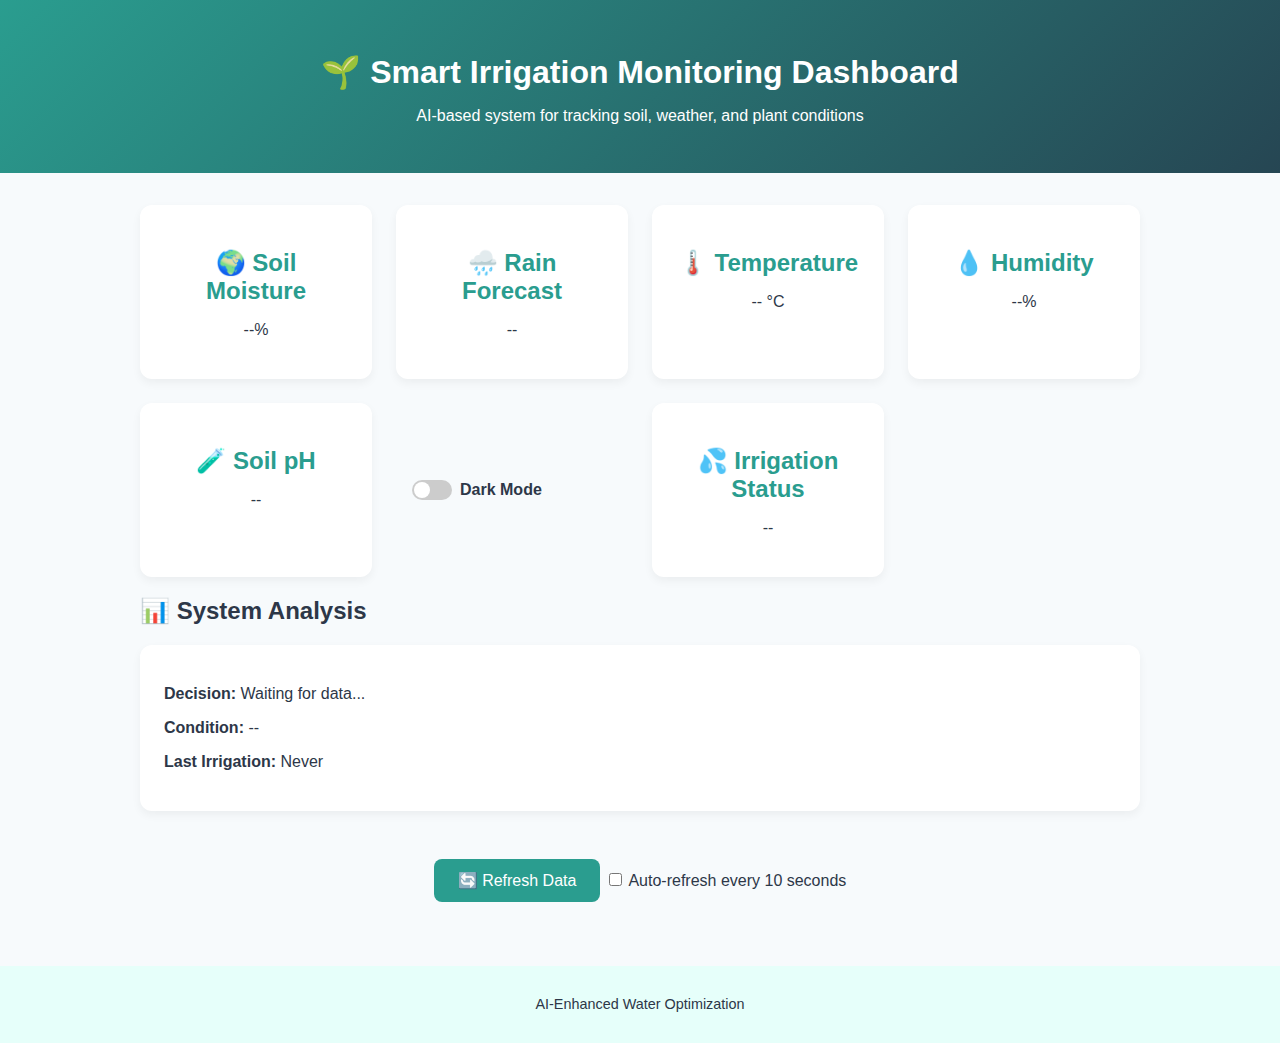
<file: index.html>
<!DOCTYPE html>
<html lang="en">
<head>
  <meta charset="UTF-8" />
  <meta name="viewport" content="width=device-width, initial-scale=1" />
  <title>Smart Irrigation Monitoring</title>
  <link rel="stylesheet" href="style.css" />
</head>
<body>
  <header>
    <h1>🌱 Smart Irrigation Monitoring Dashboard</h1>
    <p>AI-based system for tracking soil, weather, and plant conditions</p>
  </header>

  <main>
    <section class="grid">
      <div class="card" id="moisture-card" title="Soil moisture percentage. Ideal range: 40-70%">
        <h2>🌍 Soil Moisture</h2>
        <p><span id="moisture">--</span>%</p>
      </div>

      <div class="card" id="rain-card" title="Is rain expected soon?">
        <h2>🌧️ Rain Forecast</h2>
        <p><span id="rain">--</span></p>
      </div>

      <div class="card" id="temp-card" title="Current temperature in °C">
        <h2>🌡️ Temperature</h2>
        <p><span id="temp">--</span> °C</p>
      </div>

      <div class="card" id="humidity-card" title="Relative humidity percentage">
        <h2>💧 Humidity</h2>
        <p><span id="humidity">--</span>%</p>
      </div>

      <div class="card" id="ph-card" title="Soil pH level (ideal: 6.0 - 7.5)">
        <h2>🧪 Soil pH</h2>
        <p><span id="ph">--</span></p>
      </div>
      <label class="switch">
  <input type="checkbox" id="dark-mode-toggle" />
  <span class="slider round"></span>
  Dark Mode
</label>

      <div class="card" id="status-card" title="Current irrigation status">
        <h2>💦 Irrigation Status</h2>
        <p id="status">--</p>
      </div>
      
    </section>

    <section>
      <h2>📊 System Analysis</h2>
      <div class="card analysis">
        <p><b>Decision:</b> <span id="decision">Waiting for data...</span></p>
        <p><b>Condition:</b> <span id="condition">--</span></p>
        <p><b>Last Irrigation:</b> <span id="last-irrigation">Never</span></p>
      </div>
    </section>

    <div class="center">
      <button onclick="simulate()">🔄 Refresh Data</button>
      <label>
        <input type="checkbox" id="auto-refresh" />
        Auto-refresh every 10 seconds
      </label>
    </div>
  </main>

  <footer>
    <p>AI-Enhanced Water Optimization</p>
  </footer>

  <script src="script.js"></script>
</body>
</html>
</file>
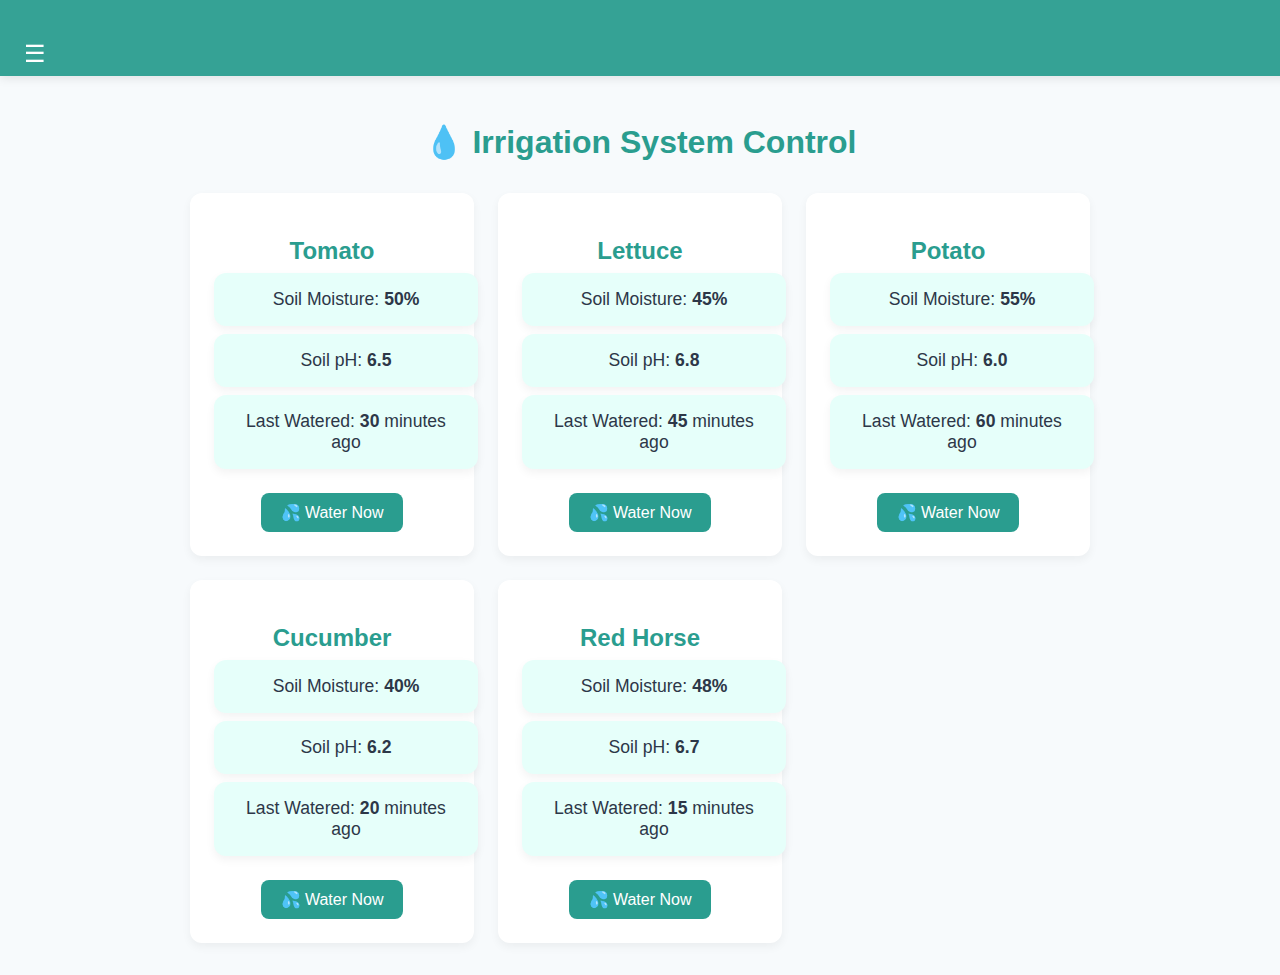
<file: Sub.html>
<!DOCTYPE html>
<html lang="en">
<head>
  <meta charset="UTF-8" />
  <meta name="viewport" content="width=device-width, initial-scale=1" />
  <title>Irrigation System</title>
  <link rel="stylesheet" href="style.css" />
  <style>
    /* Keep your existing Sub.html styles here */
    main {
      max-width: 900px;
      margin: 2rem auto;
      padding: 0 1rem;
      padding-top: 70px; /* for fixed nav */
    }

    h1 {
      text-align: center;
      color: #2a9d8f;
    }

    .plants-grid {
      display: grid;
      grid-template-columns: repeat(auto-fit, minmax(280px, 1fr));
      gap: 1.5rem;
      margin-top: 2rem;
    }

    .plant-card {
      background: white;
      border-radius: 12px;
      padding: 1.5rem;
      box-shadow: 0 4px 10px rgba(0,0,0,0.05);
      text-align: center;
      transition: background-color 0.3s ease;
    }

    .plant-card h2 {
      margin-bottom: 0.5rem;
      color: #2a9d8f;
    }

    .plant-info {
      font-size: 1.1rem;
      margin: 0.5rem 0;
    }

    .water-btn {
      margin-top: 1rem;
      padding: 10px 20px;
      background: #2a9d8f;
      color: white;
      border: none;
      border-radius: 8px;
      cursor: pointer;
      font-size: 1rem;
      transition: background-color 0.3s ease;
    }

    .water-btn:hover {
      background: #21867a;
    }

    body.dark-mode .plant-card {
      background: #1e293b;
      box-shadow: 0 4px 10px rgba(255, 255, 255, 0.1);
      color: #e0e0e0;
    }

    body.dark-mode .plant-card h2 {
      color: #38bdf8;
    }

    body.dark-mode .water-btn {
      background: #0f766e;
      color: #a5f3fc;
    }

    body.dark-mode .water-btn:hover {
      background: #115e59;
    }

    /* Dropdown menu styles (same as index.html) */
    .top-nav {
      position: fixed;
      top: 0;
      left: 0;
      width: 100%;
      background: rgba(42, 157, 143, 0.95);
      backdrop-filter: blur(10px);
      display: flex;
      align-items: center;
      padding: 0.5rem 1rem;
      box-shadow: 0 2px 10px rgba(0,0,0,0.1);
      z-index: 1000;
      height: 60px;
    }

    .nav-left {
      display: flex;
      align-items: center;
    }

    #menu-btn {
      background: none;
      border: none;
      font-size: 1.5rem;
      color: white;
      cursor: pointer;
      padding: 0.5rem;
      border-radius: 4px;
      transition: background-color 0.3s;
    }

    #menu-btn:hover,
    #menu-btn:focus {
      background-color: rgba(255, 255, 255, 0.2);
      outline: none;
    }

    .dropdown {
      display: none;
      position: absolute;
      top: 60px;
      left: 1rem;
      background-color: rgba(42, 157, 143, 0.95);
      border-radius: 8px;
      box-shadow: 0 4px 12px rgba(0,0,0,0.15);
      padding: 1rem;
      min-width: 180px;
      flex-direction: column;
      gap: 1rem;
      z-index: 1001;
    }

    .dropdown.show {
      display: flex;
    }

    .dropdown a {
      color: white;
      text-decoration: none;
      font-weight: 600;
      font-size: 1rem;
      padding: 0.3rem 0;
      border-radius: 4px;
      transition: background-color 0.3s;
    }

    .dropdown a:hover,
    .dropdown a:focus {
      background-color: rgba(255, 255, 255, 0.2);
      outline: none;
    }

    .dropdown a.active {
      text-decoration: underline;
    }

    .switch.menu-dark-mode {
      display: flex;
      align-items: center;
      cursor: pointer;
      font-weight: 600;
      font-size: 1rem;
      color: white;
      user-select: none;
      gap: 0.5rem;
    }

    .switch.menu-dark-mode input {
      display: none;
    }

    .switch.menu-dark-mode .slider {
      position: relative;
      width: 40px;
      height: 20px;
      background-color: #ccc;
      border-radius: 34px;
      transition: background-color 0.3s;
    }

    .switch.menu-dark-mode .slider::before {
      content: "";
      position: absolute;
      height: 16px;
      width: 16px;
      left: 2px;
      bottom: 2px;
      background-color: white;
      border-radius: 50%;
      transition: transform 0.3s;
    }

    .switch.menu-dark-mode input:checked + .slider {
      background-color: #2a9d8f;
    }

    .switch.menu-dark-mode input:checked + .slider::before {
      transform: translateX(20px);
    }
  </style>
</head>
<body>
  <!-- Fixed Top Navigation Bar -->
  <header class="top-nav">
    <nav class="nav-left">
      <button id="menu-btn" aria-label="Toggle navigation menu">☰</button>
      <div id="menu-dropdown" class="dropdown">
        <a href="index.html">Home</a>
        <a href="Sub.html" class="active" aria-current="page">Irrigation System</a>
        <label class="switch menu-dark-mode">
          <input type="checkbox" id="dark-mode-toggle" />
          <span class="slider round"></span>
          Dark Mode
        </label>
      </div>
    </nav>
  </header>

  <main>
    <h1>💧 Irrigation System Control</h1>
    <div class="plants-grid" id="plantsGrid"></div>
  </main>

  <script>
    // Plant data and rendering (your existing code)
    const plants = [
      { id: 1, name: "Tomato", soilMoisture: 50, soilPH: 6.5, lastWatered: Date.now() - 30 * 60000 },
      { id: 2, name: "Lettuce", soilMoisture: 45, soilPH: 6.8, lastWatered: Date.now() - 45 * 60000 },
      { id: 3, name: "Potato", soilMoisture: 55, soilPH: 6.0, lastWatered: Date.now() - 60 * 60000 },
      { id: 4, name: "Cucumber", soilMoisture: 40, soilPH: 6.2, lastWatered: Date.now() - 20 * 60000 },
      { id: 5, name: "Red Horse", soilMoisture: 48, soilPH: 6.7, lastWatered: Date.now() - 15 * 60000 },
    ];

    const plantsGrid = document.getElementById("plantsGrid");

    function minutesSince(timestamp) {
      const diffMs = Date.now() - timestamp;
      return Math.floor(diffMs / 60000);
    }

    function renderPlants() {
      plantsGrid.innerHTML = "";
      plants.forEach(plant => {
        const card = document.createElement("div");
        card.className = "plant-card";
        card.setAttribute("aria-label", `${plant.name} plant status`);

        card.innerHTML = `
          <h2>${plant.name}</h2>
          <p class="plant-info">Soil Moisture: <strong>${plant.soilMoisture.toFixed(0)}%</strong></p>
          <p class="plant-info">Soil pH: <strong>${plant.soilPH.toFixed(1)}</strong></p>
          <p class="plant-info">Last Watered: <strong>${minutesSince(plant.lastWatered)}</strong> minutes ago</p>
          <button class="water-btn" aria-label="Water ${plant.name} now" data-id="${plant.id}">💦 Water Now</button>
        `;

        plantsGrid.appendChild(card);
      });

      document.querySelectorAll(".water-btn").forEach(button => {
        button.addEventListener("click", () => {
          const id = parseInt(button.getAttribute("data-id"));
          waterPlant(id);
        });
      });
    }

    function waterPlant(id) {
      const plant = plants.find(p => p.id === id);
      if (!plant) return;

      plant.soilMoisture = Math.min(plant.soilMoisture + 15, 100);
      plant.lastWatered = Date.now();
      const phChange = (Math.random() * 0.2) - 0.1;
      plant.soilPH = Math.min(Math.max(plant.soilPH + phChange, 5.5), 7.5);
      renderPlants();
    }

    setInterval(() => {
      renderPlants();
    }, 60000);

    renderPlants();

 // Hamburger Menu Toggle (Updated for consistency - add stopPropagation)
const menuBtn = document.getElementById('menu-btn');
const menuDropdown = document.getElementById('menu-dropdown');

menuBtn.addEventListener('click', (e) => {
  e.stopPropagation(); // Prevent bubbling
  menuDropdown.classList.toggle('show');
});

// Close menu if clicking outside (simplified)
document.addEventListener('click', (e) => {
  if (!menuDropdown.contains(e.target)) {
    menuDropdown.classList.remove('show');
  }
});

// Dark Mode Handling (unchanged, but now consistent with index.html)
const darkModeToggle = document.getElementById("dark-mode-toggle");
function setDarkMode(enabled) {
  if (enabled) {
    document.body.classList.add("dark-mode");
    localStorage.setItem("darkMode", "enabled");
  } else {
    document.body.classList.remove("dark-mode");
    localStorage.setItem("darkMode", "disabled");
  }
}

// Load dark mode on page load
window.addEventListener("DOMContentLoaded", () => {
  const darkModeSetting = localStorage.getItem("darkMode");
  if (darkModeSetting === "enabled") {
    darkModeToggle.checked = true;
    setDarkMode(true);
  }
});


    darkModeToggle.addEventListener("change", () => {
      setDarkMode(darkModeToggle.checked);
    });
  </script>
</body>
</html>
</file>
<file: style.css>
body {
  margin: 0;
  font-family: "Segoe UI", Tahoma, sans-serif;
  background: #f7fafc;
  color: #2d3748;
}

header {
  text-align: center;
  padding: 2rem;
  background: linear-gradient(135deg, #2a9d8f, #264653);
  color: white;
}

h1 {
  margin-bottom: 0.5rem;
}

main {
  max-width: 1000px;
  margin: auto;
  padding: 2rem;
}

.grid {
  display: grid;
  grid-template-columns: repeat(auto-fit, minmax(200px, 1fr));
  gap: 1.5rem;
}

.card {
  background: white;
  border-radius: 12px;
  padding: 1.5rem;
  text-align: center;
  box-shadow: 0 4px 10px rgba(0, 0, 0, 0.05);
  transition: background-color 0.3s ease;
}

.card h2 {
  margin-bottom: 0.8rem;
  color: #2a9d8f;
}

.analysis {
  text-align: left;
}

button {
  margin-top: 2rem;
  padding: 12px 24px;
  background: #2a9d8f;
  color: white;
  border: none;
  border-radius: 8px;
  cursor: pointer;
  font-size: 1rem;
}

button:hover {
  background: #21867a;
}

.center {
  text-align: center;
  margin-top: 1rem;
}

footer {
  text-align: center;
  padding: 1rem;
  background: #e6fffa;
  margin-top: 2rem;
  font-size: 0.9rem;
}

/* Status colors */
.status-watering {
  background-color: #d1fae5; /* light green */
}

.status-standby {
  background-color: #fef3c7; /* light yellow */
}

.status-optimal {
  background-color: #dbeafe; /* light blue */
}

.status-too-wet {
  background-color: #fee2e2; /* light red */
}
body.dark-mode {
  background: #121212;
  color: #e0e0e0;
}

body.dark-mode header {
  background: linear-gradient(135deg, #0f766e, #1e293b);
  color: #a5f3fc;
}

body.dark-mode .card {
  background: #1e293b;
  box-shadow: 0 4px 10px rgba(255, 255, 255, 0.1);
  color: #e0e0e0;
}

body.dark-mode .card h2 {
  color: #38bdf8;
}

body.dark-mode .analysis {
  color: #cbd5e1;
}

body.dark-mode button {
  background: #0f766e;
  color: #a5f3fc;
}

body.dark-mode button:hover {
  background: #115e59;
}

body.dark-mode footer {
  background: #0f766e;
  color: #a5f3fc;
}

/* Toggle switch styles */
.switch {
  display: inline-flex;
  align-items: center;
  margin-left: 1rem;
  cursor: pointer;
  user-select: none;
  font-weight: 600;
  font-size: 1rem;
  color: inherit;
}

.switch input {
  display: none;
}

.slider {
  position: relative;
  width: 40px;
  height: 20px;
  background-color: #ccc;
  border-radius: 34px;
  margin-right: 0.5rem;
  transition: background-color 0.3s;
}

.slider::before {
  content: "";
  position: absolute;
  height: 16px;
  width: 16px;
  left: 2px;
  bottom: 2px;
  background-color: white;
  border-radius: 50%;
  transition: transform 0.3s;
}

input:checked + .slider {
  background-color: #2a9d8f;
}

input:checked + .slider::before {
  transform: translateX(20px);
}

.plant-info-container {
  display: flex;
  justify-content: space-around;
  margin-bottom: 2rem;
  gap: 2rem;
}

.plant-info {
  background: #e6fffa;
  border-radius: 12px;
  padding: 1rem 2rem;
  box-shadow: 0 4px 10px rgba(0, 0, 0, 0.05);
  width: 200px;
  text-align: center;
}

body.dark-mode .plant-info {
  background: #134e4a;
  color: #a5f3fc;
  box-shadow: 0 4px 10px rgba(165, 243, 252, 0.3);
}
/* Menu Bar Styles */
.menu-bar {
  margin-top: 1rem;
  background-color: rgba(42, 157, 143, 0.85);
  border-radius: 8px;
  box-shadow: 0 2px 6px rgba(0,0,0,0.1);
}

.menu-bar ul {
  list-style: none;
  margin: 0;
  padding: 0.5rem 1rem;
  display: flex;
  justify-content: center;
  gap: 2rem;
}

.menu-bar ul li a {
  color: white;
  text-decoration: none;
  font-weight: 600;
  font-size: 1rem;
  padding: 0.5rem 0;
  transition: color 0.3s ease;
}

.menu-bar ul li a:hover,
.menu-bar ul li a:focus {
  color: #a5f3fc;
  outline: none;
}

/* Dark mode menu bar */
body.dark-mode .menu-bar {
  background-color: rgba(165, 243, 252, 0.15);
  box-shadow: 0 2px 6px rgba(255,255,255,0.1);
}

body.dark-mode .menu-bar ul li a {
  color: #a5f3fc;
}

body.dark-mode .menu-bar ul li a:hover,
body.dark-mode .menu-bar ul li a:focus {
  color: #38bdf8;
}

/* Responsive: stack menu items on small screens */
@media (max-width: 600px) {
  .menu-bar ul {
    flex-direction: column;
    gap: 1rem;
  }
}
</file>
